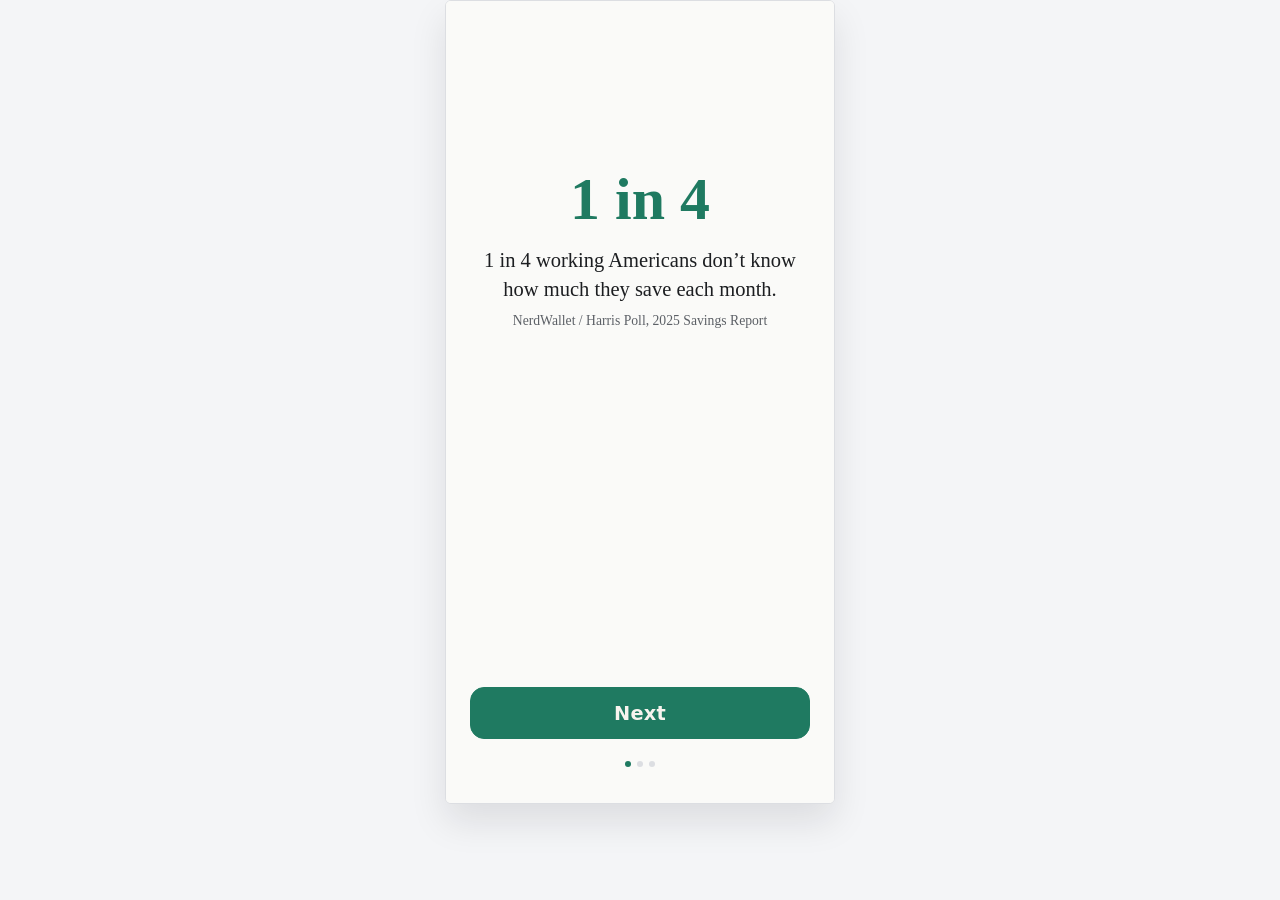
<file: index.html>
<!DOCTYPE html>
<html lang="en">
<head>
  <meta charset="utf-8">
  <meta name="viewport" content="width=device-width, initial-scale=1, viewport-fit=cover, maximum-scale=1, user-scalable=no, interactive-widget=resizes-content">
  <meta http-equiv="Content-Security-Policy" content="default-src 'self'; script-src 'self'; style-src 'self' 'unsafe-inline'; img-src 'self' data: blob:; font-src 'self' data:; media-src 'self' data: blob:; connect-src 'self' https://rfytcychbjlioshqibpw.supabase.co; worker-src 'self' blob:; manifest-src 'self'; frame-src 'self' blob:; object-src 'none'; base-uri 'none'; form-action 'none'">
  <meta name="color-scheme" content="light dark">
  <meta name="robots" content="noindex">
  <meta name="apple-mobile-web-app-capable" content="yes">
  <meta name="mobile-web-app-capable" content="yes">
  <meta name="apple-mobile-web-app-status-bar-style" content="default">
  <title>Paper Trail</title>
  <link rel="stylesheet" href="styles.css?v=37.5.133">
  <meta name="theme-color" content="#FAFAF8" media="(prefers-color-scheme: light)">
  <meta name="theme-color" content="#121315" media="(prefers-color-scheme: dark)">
  <link rel="icon" href="favicon.svg?v=27" type="image/svg+xml">
  <link rel="alternate icon" href="favicon.ico?v=27">
  <link rel="apple-touch-icon" sizes="180x180" href="apple-touch-icon.png?v=27">
  <link rel="manifest" href="manifest.webmanifest?v=27">
</head>
<body>
  <div class="phone" id="phone">
    <header class="month-bar" id="month-bar"></header>
    <main class="screen" id="screen"></main>
    <button class="fab-add" id="fab-add" type="button" data-act="add-spend" hidden aria-label="Add transaction">+</button>
    <nav class="tab-bar" id="tab-bar"></nav>
    <div class="modal" id="modal" hidden></div>
  </div>
  <script src="vendor/fflate.js?v=37.5.133"></script>
  <script src="grade-math.js?v=37.5.133"></script>
  <script src="export-kit.js?v=37.5.133"></script>
  <script src="import-merge.js?v=37.5.133"></script>
  <script src="cloud-config.js?v=37.5.133"></script>
  <script src="app.js?v=37.5.133"></script>
</body>
</html>
</file>
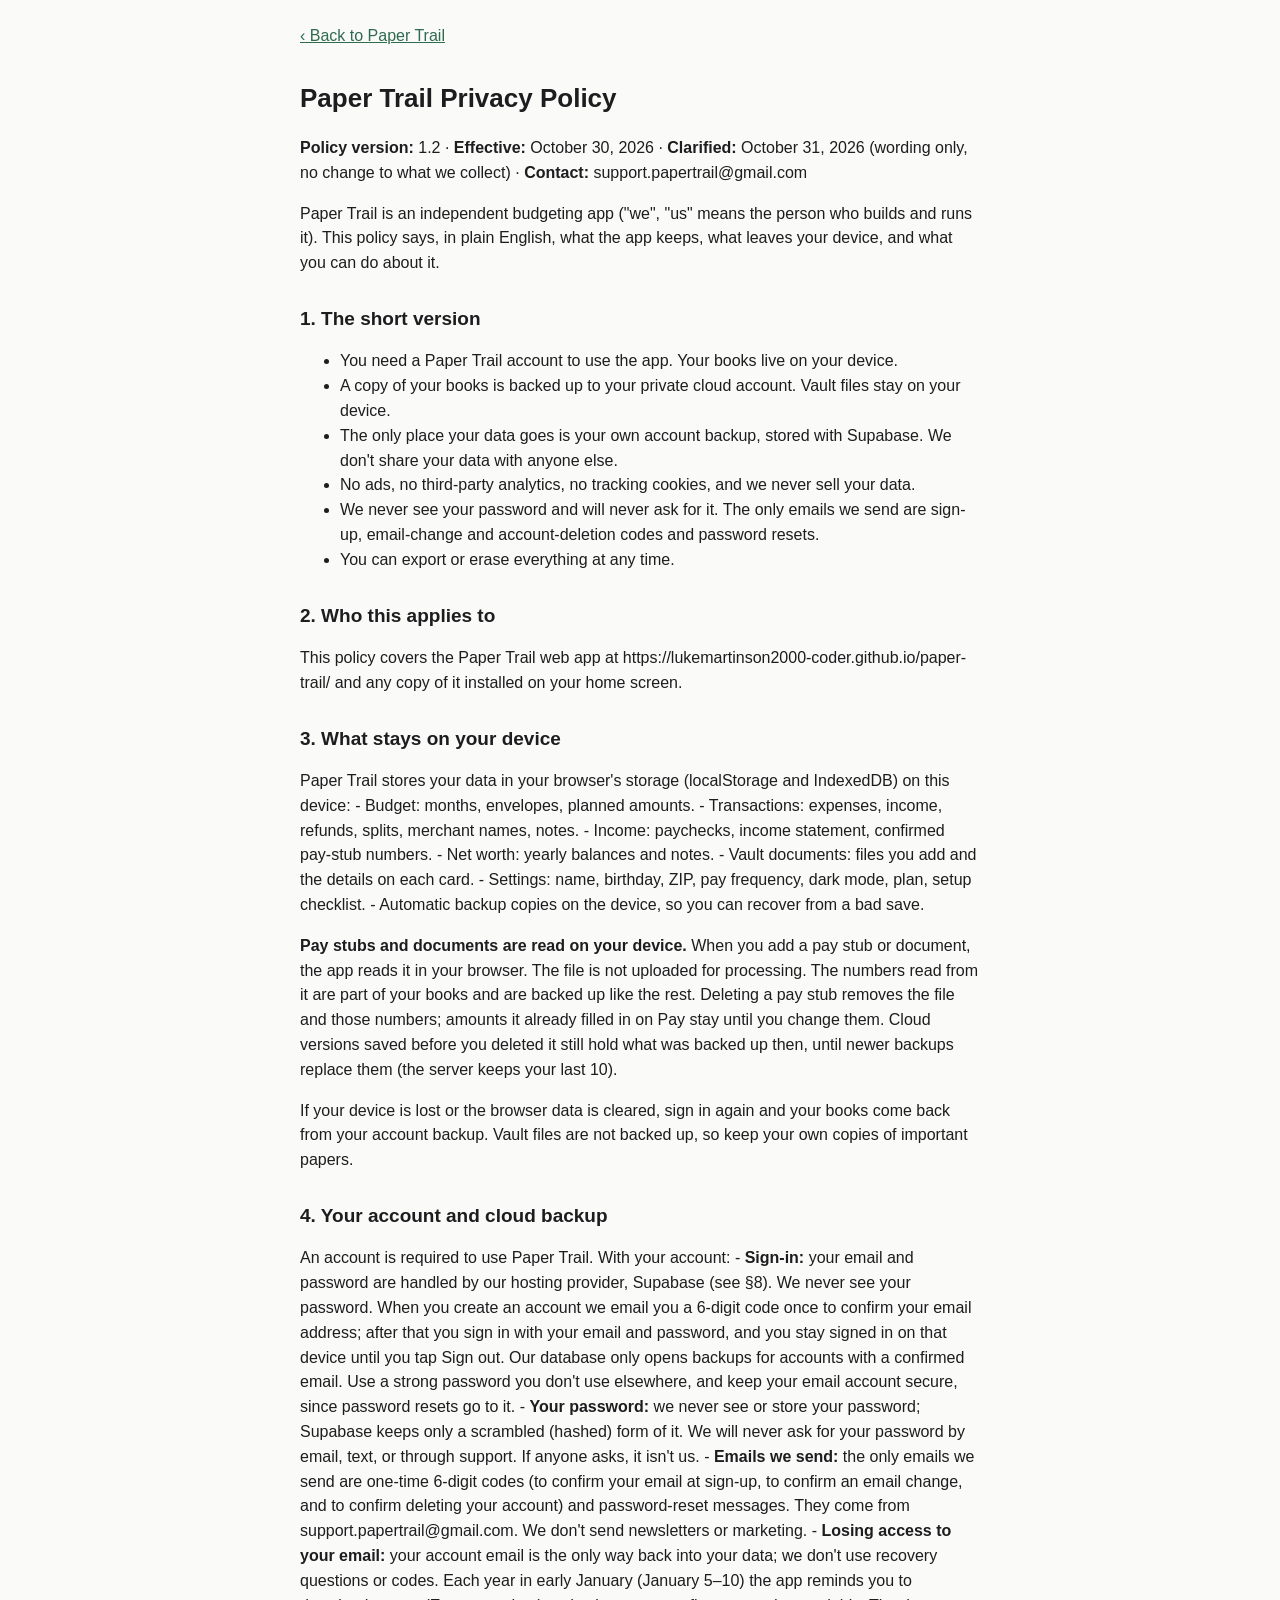
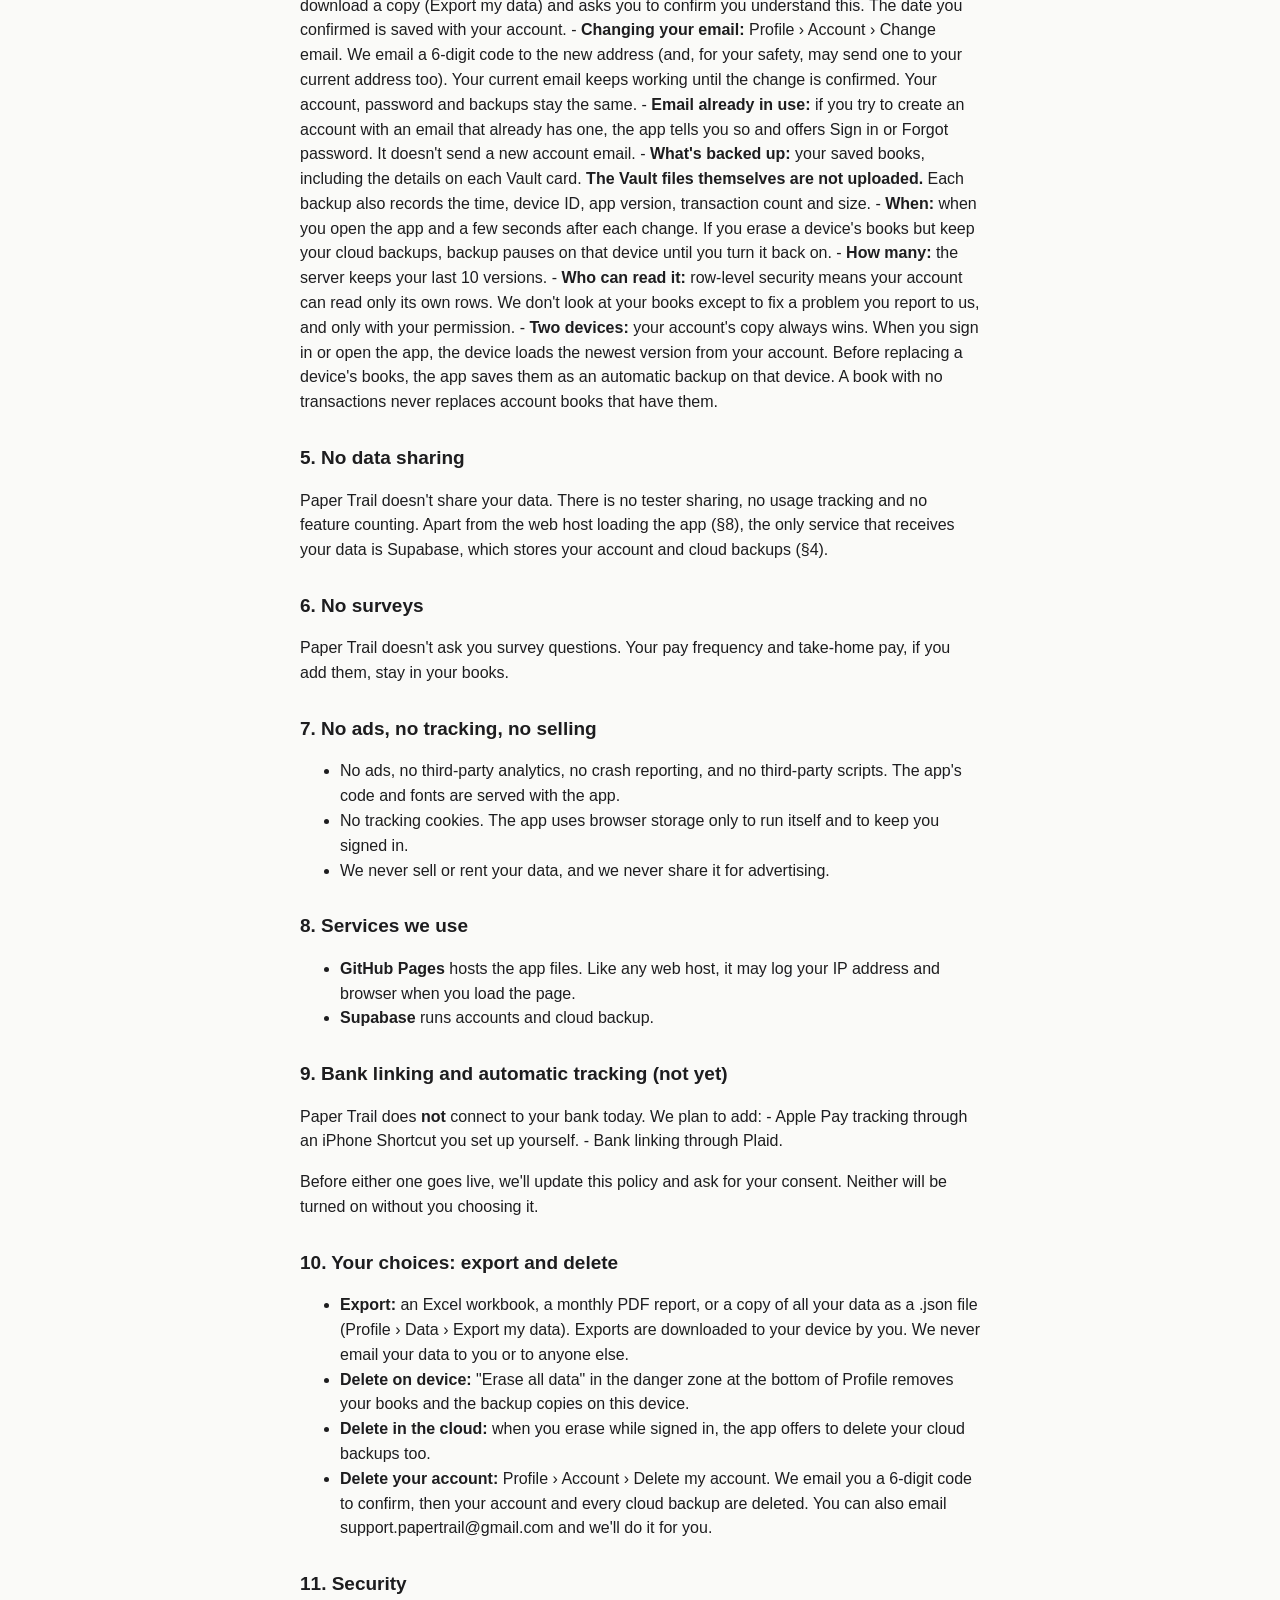
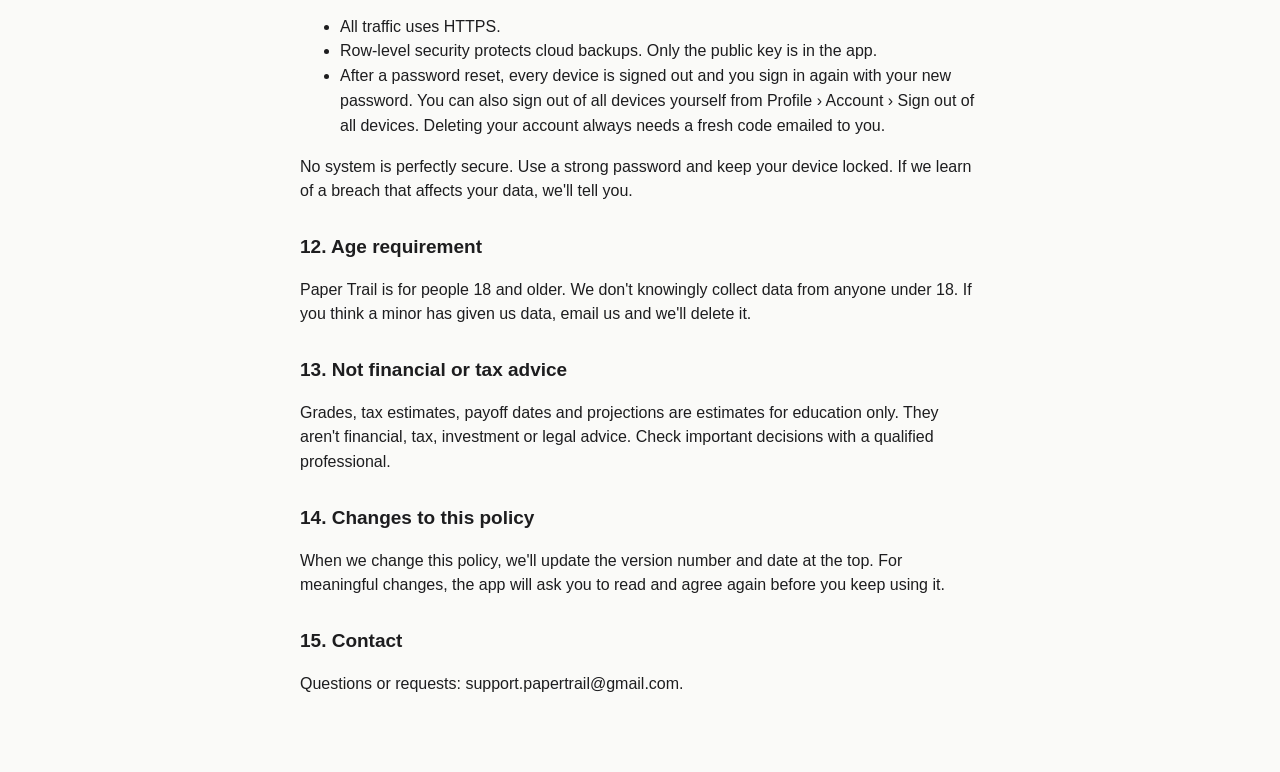
<file: privacy.html>
<!DOCTYPE html>
<html lang="en">
<head>
<meta charset="utf-8">
<meta name="viewport" content="width=device-width, initial-scale=1">
<meta name="color-scheme" content="light dark">
<title>Paper Trail · Privacy Policy</title>
<style>
body{font:16px/1.55 -apple-system,BlinkMacSystemFont,"Segoe UI",sans-serif;max-width:680px;margin:0 auto;padding:24px 18px 60px;color:#1d1d1f;background:#FAFAF8}
h1{font-size:26px} h2{font-size:19px;margin-top:28px} table{border-collapse:collapse;width:100%} td,th{border:1px solid #ccc;padding:8px;vertical-align:top;text-align:left}
a{color:#2f6b4f} .back{display:inline-block;margin-bottom:12px}
@media (prefers-color-scheme:dark){body{background:#121315;color:#eee} td,th{border-color:#444} a{color:#8fd1ae}}
</style>
</head>
<body>
<a class="back" href="./">‹ Back to Paper Trail</a>
<main id="policy">
<h1>Paper Trail Privacy Policy</h1>
<p><strong>Policy version:</strong> 1.2 · <strong>Effective:</strong> October 30, 2026 · <strong>Clarified:</strong> October 31, 2026 (wording only, no change to what we collect) · <strong>Contact:</strong> support.papertrail@gmail.com</p>
<p>Paper Trail is an independent budgeting app ("we", "us" means the person who builds and runs it). This policy says, in plain English, what the app keeps, what leaves your device, and what you can do about it.</p>
<h2>1. The short version</h2>
<ul>
<li>You need a Paper Trail account to use the app. Your books live on your device.</li>
<li>A copy of your books is backed up to your private cloud account. Vault files stay on your device.</li>
<li>The only place your data goes is your own account backup, stored with Supabase. We don't share your data with anyone else.</li>
<li>No ads, no third-party analytics, no tracking cookies, and we never sell your data.</li>
<li>We never see your password and will never ask for it. The only emails we send are sign-up, email-change and account-deletion codes and password resets.</li>
<li>You can export or erase everything at any time.</li>
</ul>
<h2>2. Who this applies to</h2>
<p>This policy covers the Paper Trail web app at https://lukemartinson2000-coder.github.io/paper-trail/ and any copy of it installed on your home screen.</p>
<h2>3. What stays on your device</h2>
<p>Paper Trail stores your data in your browser's storage (localStorage and IndexedDB) on this device:
- Budget: months, envelopes, planned amounts.
- Transactions: expenses, income, refunds, splits, merchant names, notes.
- Income: paychecks, income statement, confirmed pay-stub numbers.
- Net worth: yearly balances and notes.
- Vault documents: files you add and the details on each card.
- Settings: name, birthday, ZIP, pay frequency, dark mode, plan, setup checklist.
- Automatic backup copies on the device, so you can recover from a bad save.</p>
<p><strong>Pay stubs and documents are read on your device.</strong> When you add a pay stub or document, the app reads it in your browser. The file is not uploaded for processing. The numbers read from it are part of your books and are backed up like the rest. Deleting a pay stub removes the file and those numbers; amounts it already filled in on Pay stay until you change them. Cloud versions saved before you deleted it still hold what was backed up then, until newer backups replace them (the server keeps your last 10).</p>
<p>If your device is lost or the browser data is cleared, sign in again and your books come back from your account backup. Vault files are not backed up, so keep your own copies of important papers.</p>
<h2>4. Your account and cloud backup</h2>
<p>An account is required to use Paper Trail. With your account:
- <strong>Sign-in:</strong> your email and password are handled by our hosting provider, Supabase (see §8). We never see your password. When you create an account we email you a 6-digit code once to confirm your email address; after that you sign in with your email and password, and you stay signed in on that device until you tap Sign out. Our database only opens backups for accounts with a confirmed email. Use a strong password you don't use elsewhere, and keep your email account secure, since password resets go to it.
- <strong>Your password:</strong> we never see or store your password; Supabase keeps only a scrambled (hashed) form of it. We will never ask for your password by email, text, or through support. If anyone asks, it isn't us.
- <strong>Emails we send:</strong> the only emails we send are one-time 6-digit codes (to confirm your email at sign-up, to confirm an email change, and to confirm deleting your account) and password-reset messages. They come from support.papertrail@gmail.com. We don't send newsletters or marketing.
- <strong>Losing access to your email:</strong> your account email is the only way back into your data; we don't use recovery questions or codes. Each year in early January (January 5–10) the app reminds you to download a copy (Export my data) and asks you to confirm you understand this. The date you confirmed is saved with your account.
- <strong>Changing your email:</strong> Profile › Account › Change email. We email a 6-digit code to the new address (and, for your safety, may send one to your current address too). Your current email keeps working until the change is confirmed. Your account, password and backups stay the same.
- <strong>Email already in use:</strong> if you try to create an account with an email that already has one, the app tells you so and offers Sign in or Forgot password. It doesn't send a new account email.
- <strong>What's backed up:</strong> your saved books, including the details on each Vault card. <strong>The Vault files themselves are not uploaded.</strong> Each backup also records the time, device ID, app version, transaction count and size.
- <strong>When:</strong> when you open the app and a few seconds after each change. If you erase a device's books but keep your cloud backups, backup pauses on that device until you turn it back on.
- <strong>How many:</strong> the server keeps your last 10 versions.
- <strong>Who can read it:</strong> row-level security means your account can read only its own rows. We don't look at your books except to fix a problem you report to us, and only with your permission.
- <strong>Two devices:</strong> your account's copy always wins. When you sign in or open the app, the device loads the newest version from your account. Before replacing a device's books, the app saves them as an automatic backup on that device. A book with no transactions never replaces account books that have them.</p>
<h2>5. No data sharing</h2>
<p>Paper Trail doesn't share your data. There is no tester sharing, no usage tracking and no feature counting. Apart from the web host loading the app (§8), the only service that receives your data is Supabase, which stores your account and cloud backups (§4).</p>
<h2>6. No surveys</h2>
<p>Paper Trail doesn't ask you survey questions. Your pay frequency and take-home pay, if you add them, stay in your books.</p>
<h2>7. No ads, no tracking, no selling</h2>
<ul>
<li>No ads, no third-party analytics, no crash reporting, and no third-party scripts. The app's code and fonts are served with the app.</li>
<li>No tracking cookies. The app uses browser storage only to run itself and to keep you signed in.</li>
<li>We never sell or rent your data, and we never share it for advertising.</li>
</ul>
<h2>8. Services we use</h2>
<ul>
<li><strong>GitHub Pages</strong> hosts the app files. Like any web host, it may log your IP address and browser when you load the page.</li>
<li><strong>Supabase</strong> runs accounts and cloud backup.</li>
</ul>
<h2>9. Bank linking and automatic tracking (not yet)</h2>
<p>Paper Trail does <strong>not</strong> connect to your bank today. We plan to add:
- Apple Pay tracking through an iPhone Shortcut you set up yourself.
- Bank linking through Plaid.</p>
<p>Before either one goes live, we'll update this policy and ask for your consent. Neither will be turned on without you choosing it.</p>
<h2>10. Your choices: export and delete</h2>
<ul>
<li><strong>Export:</strong> an Excel workbook, a monthly PDF report, or a copy of all your data as a .json file (Profile › Data › Export my data). Exports are downloaded to your device by you. We never email your data to you or to anyone else.</li>
<li><strong>Delete on device:</strong> "Erase all data" in the danger zone at the bottom of Profile removes your books and the backup copies on this device.</li>
<li><strong>Delete in the cloud:</strong> when you erase while signed in, the app offers to delete your cloud backups too.</li>
<li><strong>Delete your account:</strong> Profile › Account › Delete my account. We email you a 6-digit code to confirm, then your account and every cloud backup are deleted. You can also email support.papertrail@gmail.com and we'll do it for you.</li>
</ul>
<h2>11. Security</h2>
<ul>
<li>All traffic uses HTTPS.</li>
<li>Row-level security protects cloud backups. Only the public key is in the app.</li>
<li>After a password reset, every device is signed out and you sign in again with your new password. You can also sign out of all devices yourself from Profile › Account › Sign out of all devices. Deleting your account always needs a fresh code emailed to you.</li>
</ul>
<p>No system is perfectly secure. Use a strong password and keep your device locked. If we learn of a breach that affects your data, we'll tell you.</p>
<h2>12. Age requirement</h2>
<p>Paper Trail is for people 18 and older. We don't knowingly collect data from anyone under 18. If you think a minor has given us data, email us and we'll delete it.</p>
<h2>13. Not financial or tax advice</h2>
<p>Grades, tax estimates, payoff dates and projections are estimates for education only. They aren't financial, tax, investment or legal advice. Check important decisions with a qualified professional.</p>
<h2>14. Changes to this policy</h2>
<p>When we change this policy, we'll update the version number and date at the top. For meaningful changes, the app will ask you to read and agree again before you keep using it.</p>
<h2>15. Contact</h2>
<p>Questions or requests: support.papertrail@gmail.com.</p>
</main>
</body>
</html>
</file>
